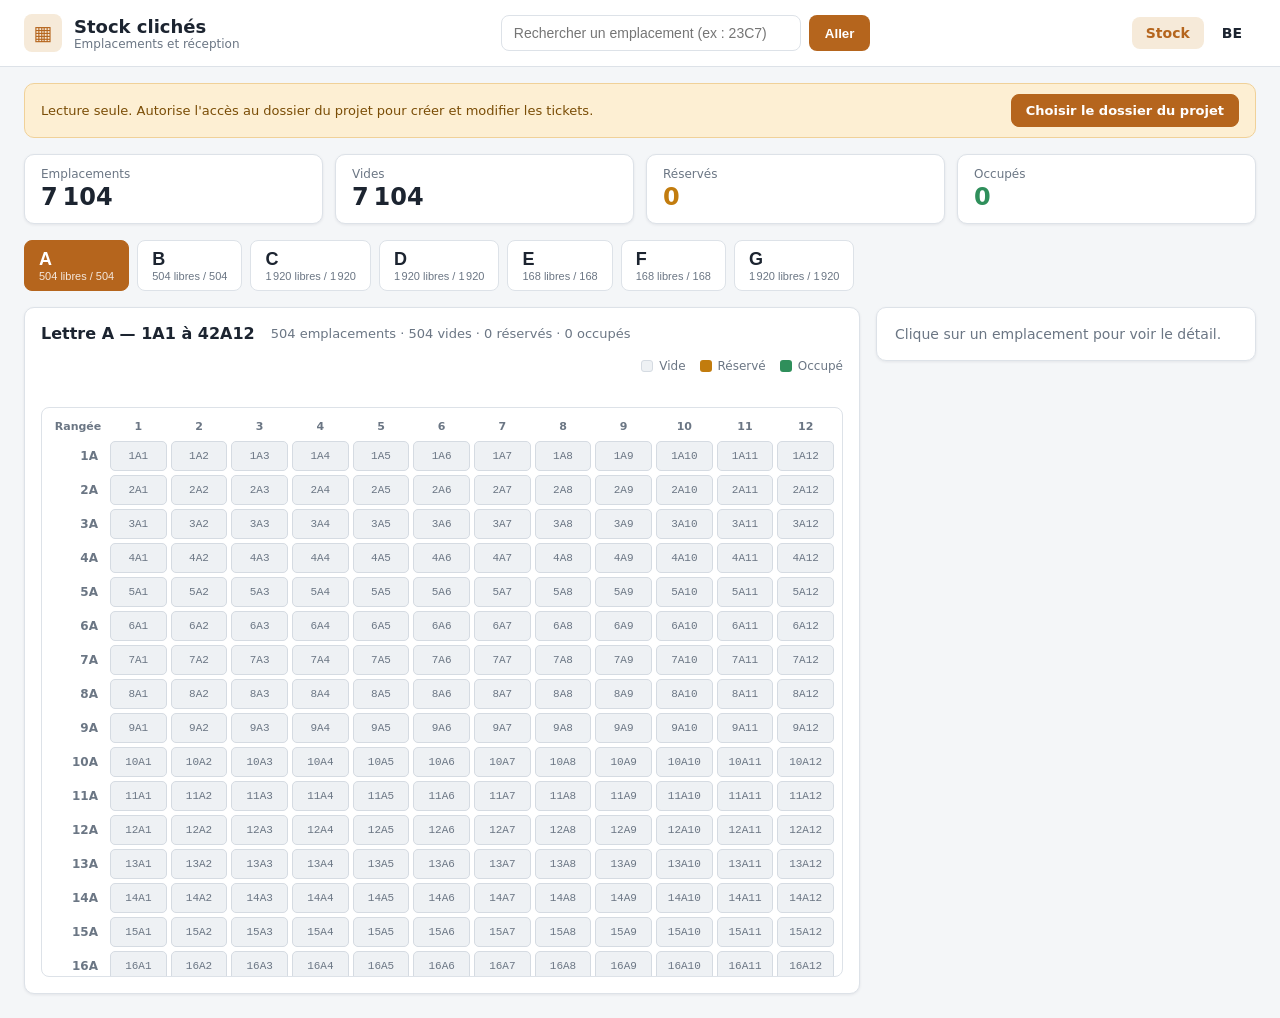
<file: cliche/index.html>
<!DOCTYPE html>
<html lang="fr">
<head>
  <meta charset="UTF-8">
  <meta name="viewport" content="width=device-width, initial-scale=1.0">
  <title>Stock clichés</title>
  <link rel="stylesheet" href="css/style.css">
</head>
<body>
  <header class="topbar">
    <div class="brand">
      <span class="brand-mark">▦</span>
      <div>
        <h1>Stock clichés</h1>
        <p class="subtitle">Emplacements et réception</p>
      </div>
    </div>

    <form class="search" id="search-form" autocomplete="off">
      <input
        type="search"
        id="search-input"
        placeholder="Rechercher un emplacement (ex : 23C7)"
        aria-label="Rechercher un emplacement"
      >
      <button type="submit">Aller</button>
    </form>

    <nav class="nav">
      <a href="index.html" aria-current="page">Stock</a>
      <a href="be.html">BE</a>
    </nav>
  </header>

  <div class="connexion" id="connexion"></div>

  <section class="stats" id="global-stats" aria-label="Compteurs globaux"></section>

  <section class="inbox" id="inbox" aria-label="Tickets à réceptionner"></section>

  <nav class="tabs" id="tabs" role="tablist" aria-label="Lettres"></nav>

  <main class="layout">
    <section class="panel grid-panel">
      <div class="grid-header">
        <h2 id="grid-title">—</h2>
        <div class="letter-stats" id="letter-stats"></div>
        <div class="legend">
          <span><i class="dot dot-empty"></i>Vide</span>
          <span><i class="dot dot-reserve"></i>Réservé</span>
          <span><i class="dot dot-full"></i>Occupé</span>
        </div>
      </div>
      <p class="search-msg" id="search-msg" role="status"></p>
      <div class="grid-scroll" id="grid-scroll">
        <div class="grid" id="grid"></div>
      </div>
    </section>

    <aside class="panel detail" id="detail" aria-live="polite">
      <p class="detail-empty">Clique sur un emplacement pour voir le détail.</p>
    </aside>
  </main>

  <!-- Formulaire de réception -->
  <dialog class="modal" id="modal-reception">
    <form method="dialog" class="modal-body" id="form-reception" novalidate>
      <div class="modal-head">
        <h2 id="reception-titre">Réception</h2>
        <button type="button" class="btn-close" id="btn-fermer" aria-label="Fermer">×</button>
      </div>

      <div class="modal-grid">
        <div>
          <div class="ticket-recap" id="reception-recap"></div>

          <div class="form">
            <label class="field">
              <span>Nom du client</span>
              <input type="text" name="client" required>
            </label>
            <label class="field">
              <span>Nom du fournisseur</span>
              <input type="text" name="fournisseur" required>
            </label>
            <div class="field-row">
              <label class="field">
                <span>Date de réception</span>
                <input type="date" name="dateReception" required>
              </label>
              <label class="field">
                <span>N° du cliché</span>
                <input type="text" name="numeroCliche" required>
              </label>
            </div>
            <div class="field-row">
              <label class="field">
                <span>Signature (nom)</span>
                <input type="text" name="signature" required>
              </label>
              <label class="field">
                <span>Machine</span>
                <select name="machine" required></select>
              </label>
            </div>
          </div>
        </div>

        <div class="modal-preview" id="reception-preview"></div>
      </div>

      <p class="error" id="reception-erreur"></p>

      <div class="modal-actions">
        <button type="button" class="btn" id="btn-annuler-reception">Fermer</button>
        <button type="submit" class="btn btn-primary btn-lg" id="btn-valider">
          Valider la réception et imprimer
        </button>
      </div>
    </form>
  </dialog>

  <script src="vendor/pdf-lib.min.js"></script>
  <script type="module" src="js/main.js"></script>
</body>
</html>
</file>
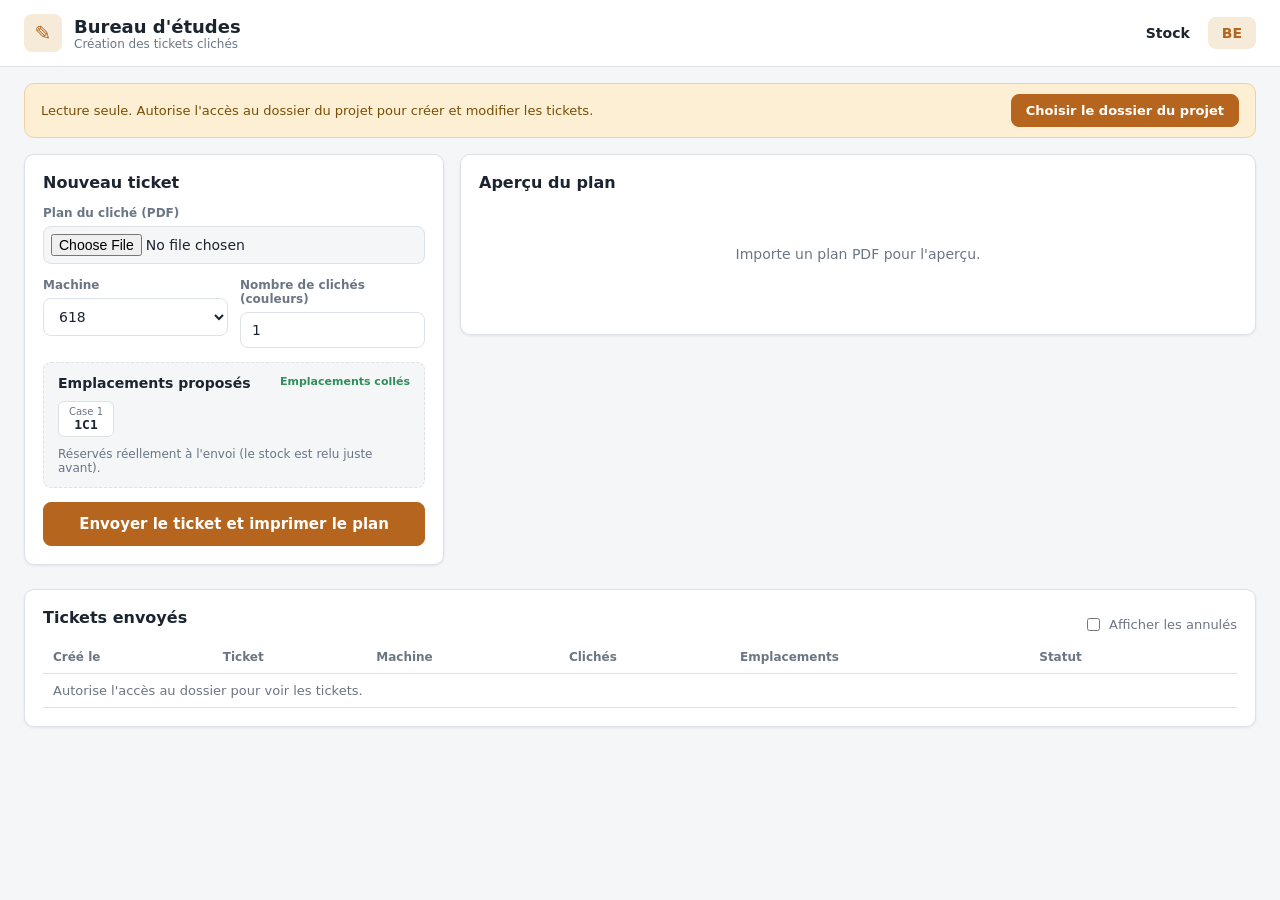
<file: cliche/be.html>
<!DOCTYPE html>
<html lang="fr">
<head>
  <meta charset="UTF-8">
  <meta name="viewport" content="width=device-width, initial-scale=1.0">
  <title>Tickets BE</title>
  <link rel="stylesheet" href="css/style.css">
</head>
<body>
  <header class="topbar">
    <div class="brand">
      <span class="brand-mark">✎</span>
      <div>
        <h1>Bureau d'études</h1>
        <p class="subtitle">Création des tickets clichés</p>
      </div>
    </div>
    <nav class="nav">
      <a href="index.html">Stock</a>
      <a href="be.html" aria-current="page">BE</a>
    </nav>
  </header>

  <div class="connexion" id="connexion"></div>

  <main class="layout layout-be">
    <section class="panel form-panel">
      <h2>Nouveau ticket</h2>
      <form id="form-ticket" class="form" novalidate>
        <label class="field">
          <span>Plan du cliché (PDF)</span>
          <input type="file" id="plan" accept="application/pdf,.pdf" required>
        </label>

        <div class="field-row">
          <label class="field">
            <span>Machine</span>
            <select id="machine" required></select>
          </label>
          <label class="field">
            <span>Nombre de clichés (couleurs)</span>
            <input type="number" id="nb" min="1" max="8" value="1" required>
          </label>
        </div>

        <div class="proposition" id="proposition"></div>

        <button type="submit" class="btn btn-primary btn-lg" id="btn-envoyer">
          Envoyer le ticket et imprimer le plan
        </button>
      </form>
    </section>

    <section class="panel preview-panel">
      <div class="preview-head">
        <h2 id="preview-titre">Aperçu du plan</h2>
      </div>
      <div class="preview" id="preview">
        <p class="muted">Importe un plan PDF pour l'aperçu.</p>
      </div>
    </section>
  </main>

  <section class="panel tickets-panel">
    <div class="tickets-head">
      <h2>Tickets envoyés</h2>
      <label class="check">
        <input type="checkbox" id="voir-annules"> Afficher les annulés
      </label>
    </div>
    <div class="table-scroll">
      <table class="table">
        <thead>
          <tr>
            <th>Créé le</th>
            <th>Ticket</th>
            <th>Machine</th>
            <th>Clichés</th>
            <th>Emplacements</th>
            <th>Statut</th>
            <th></th>
          </tr>
        </thead>
        <tbody id="liste-tickets"></tbody>
      </table>
    </div>
  </section>

  <script src="vendor/pdf-lib.min.js"></script>
  <script type="module" src="js/be.js"></script>
</body>
</html>
</file>
<file: cliche/css/style.css>
:root {
  --bg: #f4f6f8;
  --surface: #ffffff;
  --border: #dde2e8;
  --text: #1c2430;
  --muted: #6b7684;
  --accent: #b5651d;        /* carton */
  --accent-soft: #f6ead9;
  --empty: #eef1f4;
  --empty-border: #d5dbe2;
  --full: #2f8f5b;
  --full-soft: #d9f0e3;
  --highlight: #e0a100;
  --reserve: #c27c0e;
  --reserve-soft: #fdefd3;
  --danger: #c0392b;
  --radius: 10px;
  --shadow: 0 1px 3px rgba(20, 30, 45, 0.08);
  font-family: system-ui, -apple-system, "Segoe UI", Roboto, sans-serif;
}

* { box-sizing: border-box; }

body {
  margin: 0;
  background: var(--bg);
  color: var(--text);
  font-size: 14px;
}

/* ---------- Topbar ---------- */
.topbar {
  display: flex;
  align-items: center;
  justify-content: space-between;
  gap: 16px;
  flex-wrap: wrap;
  padding: 14px 24px;
  background: var(--surface);
  border-bottom: 1px solid var(--border);
}

.brand { display: flex; align-items: center; gap: 12px; }
.brand-mark {
  display: grid;
  place-items: center;
  width: 38px;
  height: 38px;
  border-radius: 8px;
  background: var(--accent-soft);
  color: var(--accent);
  font-size: 20px;
}
.brand h1 { margin: 0; font-size: 18px; }
.subtitle { margin: 0; color: var(--muted); font-size: 12px; }

.search { display: flex; gap: 8px; }
.search input {
  width: 300px;
  max-width: 60vw;
  padding: 9px 12px;
  border: 1px solid var(--border);
  border-radius: 8px;
  font-size: 14px;
  text-transform: uppercase;
}
.search input::placeholder { text-transform: none; }
.search input:focus { outline: 2px solid var(--accent); outline-offset: -1px; }
.search button {
  padding: 9px 16px;
  border: 0;
  border-radius: 8px;
  background: var(--accent);
  color: #fff;
  font-weight: 600;
  cursor: pointer;
}
.search button:hover { filter: brightness(1.08); }

/* ---------- Stats ---------- */
.stats {
  display: grid;
  grid-template-columns: repeat(4, minmax(0, 1fr));
  gap: 12px;
  padding: 16px 24px 0;
}
.stat {
  background: var(--surface);
  border: 1px solid var(--border);
  border-radius: var(--radius);
  padding: 12px 16px;
  box-shadow: var(--shadow);
}
.stat-label { color: var(--muted); font-size: 12px; }
.stat-value { font-size: 24px; font-weight: 700; margin-top: 2px; }
.stat.full .stat-value { color: var(--full); }

/* ---------- Tabs ---------- */
.tabs {
  display: flex;
  gap: 8px;
  padding: 16px 24px 0;
  overflow-x: auto;
}
.tab {
  display: flex;
  flex-direction: column;
  align-items: flex-start;
  min-width: 92px;
  padding: 8px 14px;
  border: 1px solid var(--border);
  border-radius: 8px;
  background: var(--surface);
  color: var(--text);
  cursor: pointer;
  text-align: left;
}
.tab-letter { font-size: 18px; font-weight: 700; }
.tab-count { font-size: 11px; color: var(--muted); }
.tab:hover { border-color: var(--accent); }
.tab[aria-selected="true"] {
  background: var(--accent);
  border-color: var(--accent);
  color: #fff;
}
.tab[aria-selected="true"] .tab-count { color: rgba(255, 255, 255, 0.85); }

/* ---------- Layout ---------- */
.layout {
  display: grid;
  grid-template-columns: minmax(0, 1fr) 380px;
  gap: 16px;
  padding: 16px 24px 24px;
  align-items: start;
}
.panel {
  background: var(--surface);
  border: 1px solid var(--border);
  border-radius: var(--radius);
  box-shadow: var(--shadow);
}

/* ---------- Grid ---------- */
.grid-panel { padding: 16px; min-width: 0; }
.grid-header {
  display: flex;
  align-items: center;
  gap: 16px;
  flex-wrap: wrap;
  margin-bottom: 8px;
}
.grid-header h2 { margin: 0; font-size: 16px; }
.letter-stats { color: var(--muted); font-size: 13px; }
.legend { margin-left: auto; display: flex; gap: 14px; color: var(--muted); font-size: 12px; }
.legend span { display: flex; align-items: center; gap: 6px; }
.dot { width: 12px; height: 12px; border-radius: 3px; display: inline-block; }
.dot-empty { background: var(--empty); border: 1px solid var(--empty-border); }
.dot-full { background: var(--full); }

.search-msg { margin: 0 0 8px; min-height: 18px; font-size: 13px; }
.search-msg.error { color: #c0392b; }
.search-msg.ok { color: var(--full); }

.grid-scroll {
  max-height: calc(100vh - 330px);
  min-height: 300px;
  overflow: auto;
  border: 1px solid var(--border);
  border-radius: 8px;
}
.grid {
  display: grid;
  grid-template-columns: 56px repeat(12, minmax(54px, 1fr));
  gap: 4px;
  padding: 8px;
  min-width: max-content;
}
.grid-head {
  position: sticky;
  top: 0;
  z-index: 2;
  background: var(--surface);
  padding: 4px 0;
  color: var(--muted);
  font-size: 11px;
  font-weight: 600;
  text-align: center;
}
.row-label {
  position: sticky;
  left: 0;
  z-index: 1;
  display: flex;
  align-items: center;
  justify-content: flex-end;
  padding-right: 8px;
  background: var(--surface);
  color: var(--muted);
  font-weight: 600;
  font-size: 12px;
}
.grid-head.corner { left: 0; z-index: 3; }

.cell {
  height: 30px;
  border: 1px solid var(--empty-border);
  border-radius: 5px;
  background: var(--empty);
  color: var(--muted);
  font-size: 11px;
  font-family: ui-monospace, SFMono-Regular, Menlo, monospace;
  cursor: pointer;
  padding: 0;
}
.cell:hover { border-color: var(--accent); color: var(--text); }
.cell.full {
  background: var(--full-soft);
  border-color: var(--full);
  color: var(--full);
  font-weight: 600;
}
.cell.selected {
  outline: 2px solid var(--accent);
  outline-offset: 1px;
  color: var(--text);
}
.cell.flash { animation: flash 1.4s ease-out 1; }
@keyframes flash {
  0%, 40% { background: var(--highlight); color: #fff; border-color: var(--highlight); }
  100% { }
}

/* ---------- Detail ---------- */
.detail { padding: 18px; position: sticky; top: 16px; }
.detail-empty { margin: 0; color: var(--muted); }
.detail h3 {
  margin: 0 0 4px;
  font-size: 26px;
  font-family: ui-monospace, SFMono-Regular, Menlo, monospace;
}
.badge {
  display: inline-block;
  padding: 3px 10px;
  border-radius: 999px;
  font-size: 12px;
  font-weight: 600;
  background: var(--empty);
  color: var(--muted);
}
.badge.full { background: var(--full-soft); color: var(--full); }
.detail dl {
  display: grid;
  grid-template-columns: auto 1fr;
  gap: 8px 16px;
  margin: 16px 0 0;
}
.detail dt { color: var(--muted); }
.detail dd { margin: 0; font-weight: 600; }

/* ---------- Loading / error ---------- */
.loading, .fatal { padding: 24px; color: var(--muted); }
.fatal { color: #c0392b; }

/* ---------- Responsive ---------- */
@media (max-width: 900px) {
  .layout { grid-template-columns: 1fr; }
  .detail { position: static; }
  .grid-scroll { max-height: 60vh; }
}
@media (max-width: 600px) {
  .topbar, .stats, .tabs, .layout { padding-left: 16px; padding-right: 16px; }
  .search { width: 100%; }
  .search input { flex: 1; width: auto; max-width: none; }
  .stats { gap: 8px; }
  .stat-value { font-size: 18px; }
}

/* =====================================================================
   Tickets, réception, BE
   ===================================================================== */

.muted { color: var(--muted); }
.small { font-size: 12px; }
.mono { font-family: ui-monospace, SFMono-Regular, Menlo, monospace; }
.error { color: var(--danger); margin: 0; }

/* ---------- Navigation ---------- */
.nav { display: flex; gap: 4px; }
.nav a {
  padding: 8px 14px;
  border-radius: 8px;
  color: var(--text);
  text-decoration: none;
  font-weight: 600;
}
.nav a:hover { background: var(--bg); }
.nav a[aria-current="page"] { background: var(--accent-soft); color: var(--accent); }

/* ---------- Boutons ---------- */
.btn {
  padding: 8px 14px;
  border: 1px solid var(--border);
  border-radius: 8px;
  background: var(--surface);
  color: var(--text);
  font: inherit;
  font-weight: 600;
  cursor: pointer;
}
.btn:hover { border-color: var(--accent); }
.btn:disabled { opacity: 0.6; cursor: progress; }
.btn-primary { background: var(--accent); border-color: var(--accent); color: #fff; }
.btn-primary:hover { filter: brightness(1.08); }
.btn-danger { color: var(--danger); }
.btn-danger:hover { border-color: var(--danger); background: #fdecea; }
.btn-sm { padding: 5px 10px; font-size: 12px; }
.btn-lg { padding: 12px 18px; font-size: 15px; }

/* ---------- Bandeau connexion ---------- */
.connexion {
  display: flex;
  align-items: center;
  justify-content: space-between;
  gap: 12px;
  flex-wrap: wrap;
  margin: 16px 24px 0;
  padding: 10px 16px;
  border-radius: var(--radius);
  font-size: 13px;
}
.connexion:empty { display: none; }
.connexion.ok { background: var(--full-soft); color: var(--full); }
.connexion.attente { background: var(--reserve-soft); color: #7a4d06; border: 1px solid #f0d199; }
.connexion.erreur { background: #fdecea; color: var(--danger); }

/* ---------- Statuts ---------- */
.stat.reserve .stat-value { color: var(--reserve); }
.dot-reserve { background: var(--reserve); }
.cell.reserve {
  background: var(--reserve-soft);
  border-color: var(--reserve);
  color: var(--reserve);
  font-weight: 600;
}
.badge.reserve, .badge.envoye { background: var(--reserve-soft); color: var(--reserve); }
.badge.recu { background: var(--full-soft); color: var(--full); }
.badge.annule { background: #fdecea; color: var(--danger); }

/* ---------- Pastilles emplacements ---------- */
.chips { display: flex; flex-wrap: wrap; gap: 6px; margin: 10px 0; }
.chip {
  display: inline-flex;
  flex-direction: column;
  align-items: center;
  padding: 4px 10px;
  border: 1px solid var(--border);
  border-radius: 6px;
  background: var(--surface);
  font: 600 13px ui-monospace, SFMono-Regular, Menlo, monospace;
  color: var(--text);
}
.chip small { font: 500 10px system-ui, sans-serif; color: var(--muted); }
.chip-link { cursor: pointer; }
.chip-link:hover { border-color: var(--accent); color: var(--accent); }
.chip.current { background: var(--accent); border-color: var(--accent); color: #fff; }

/* ---------- Tickets à réceptionner ---------- */
.inbox { padding: 16px 24px 0; }
.inbox h2 { margin: 0 0 10px; font-size: 16px; display: flex; align-items: center; gap: 8px; }
.count {
  background: var(--reserve);
  color: #fff;
  border-radius: 999px;
  padding: 1px 9px;
  font-size: 12px;
}
.inbox-list {
  display: grid;
  grid-template-columns: repeat(auto-fill, minmax(260px, 1fr));
  gap: 12px;
}
.ticket-card {
  background: var(--surface);
  border: 1px solid var(--border);
  border-left: 4px solid var(--reserve);
  border-radius: var(--radius);
  padding: 12px 14px;
  box-shadow: var(--shadow);
  display: flex;
  flex-direction: column;
  gap: 4px;
}
.ticket-card-head { display: flex; justify-content: space-between; align-items: center; gap: 8px; font-weight: 600; }
.ticket-card .chips { margin: 6px 0; }
.ticket-card .btn { align-self: flex-start; }

/* ---------- Détail ---------- */
.detail h4 {
  margin: 18px 0 0;
  padding-top: 14px;
  border-top: 1px solid var(--border);
  font-size: 13px;
  text-transform: uppercase;
  letter-spacing: 0.04em;
  color: var(--muted);
}
.detail { max-height: calc(100vh - 32px); overflow: auto; }
.detail-preview { margin-top: 10px; }
.detail-preview iframe {
  width: 100%;
  height: 300px;
  border: 1px solid var(--border);
  border-radius: 8px;
  background: var(--bg);
}
.detail-actions { display: flex; flex-wrap: wrap; gap: 6px; margin-top: 10px; }

/* ---------- Formulaires ---------- */
.form { display: flex; flex-direction: column; gap: 14px; }
.field { display: flex; flex-direction: column; gap: 6px; flex: 1; min-width: 0; }
.field > span { font-size: 12px; font-weight: 600; color: var(--muted); }
.field input, .field select {
  padding: 9px 11px;
  border: 1px solid var(--border);
  border-radius: 8px;
  font: inherit;
  background: var(--surface);
  color: var(--text);
}
.field input:focus, .field select:focus { outline: 2px solid var(--accent); outline-offset: -1px; }
.field input[type="file"] { padding: 7px; background: var(--bg); }
.field-row { display: flex; gap: 12px; flex-wrap: wrap; }
.check { display: flex; align-items: center; gap: 6px; font-size: 13px; color: var(--muted); }

/* ---------- Page BE ---------- */
.layout-be { grid-template-columns: minmax(0, 420px) minmax(0, 1fr); }
.form-panel, .preview-panel, .tickets-panel { padding: 18px; }
.form-panel h2, .preview-panel h2, .tickets-panel h2 { margin: 0 0 14px; font-size: 16px; }
.proposition {
  padding: 12px 14px;
  border: 1px dashed var(--border);
  border-radius: 8px;
  background: var(--bg);
}
.proposition:empty { display: none; }
.proposition-head { display: flex; justify-content: space-between; gap: 8px; flex-wrap: wrap; font-weight: 600; }
.proposition p { margin: 0; }
.mode { font-size: 11px; font-weight: 600; color: var(--full); }
.mode.meme-rangee, .mode.disperses { color: var(--reserve); }
.preview iframe, .modal-preview iframe {
  width: 100%;
  height: 520px;
  border: 1px solid var(--border);
  border-radius: 8px;
  background: var(--bg);
}
.preview .muted { padding: 40px 0; text-align: center; }

.tickets-panel { margin: 0 24px 24px; }
.tickets-head { display: flex; justify-content: space-between; align-items: center; gap: 12px; }
.table-scroll { overflow-x: auto; }
.table { width: 100%; border-collapse: collapse; font-size: 13px; }
.table th, .table td { padding: 9px 10px; text-align: left; border-bottom: 1px solid var(--border); vertical-align: middle; }
.table th { font-size: 12px; color: var(--muted); font-weight: 600; }
.table tr.annule td { color: var(--muted); }
.table .actions { display: flex; gap: 6px; flex-wrap: wrap; justify-content: flex-end; }

/* ---------- Modale réception ---------- */
.modal {
  width: min(1000px, calc(100vw - 32px));
  max-height: calc(100vh - 32px);
  padding: 0;
  border: 0;
  border-radius: 14px;
  box-shadow: 0 20px 60px rgba(20, 30, 45, 0.25);
  color: var(--text);
  background: var(--surface);
}
.modal::backdrop { background: rgba(20, 30, 45, 0.45); }
.modal-body { padding: 20px 22px; display: flex; flex-direction: column; gap: 14px; }
.modal-head { display: flex; justify-content: space-between; align-items: center; }
.modal-head h2 { margin: 0; font-size: 18px; }
.btn-close { border: 0; background: none; font-size: 26px; line-height: 1; cursor: pointer; color: var(--muted); }
.modal-grid { display: grid; grid-template-columns: minmax(0, 1fr) minmax(0, 1fr); gap: 20px; }
.modal-preview iframe { height: 440px; }
.ticket-recap { margin-bottom: 14px; }
.ticket-recap dl, .detail dl { display: grid; grid-template-columns: auto 1fr; gap: 6px 16px; margin: 12px 0 0; }
.ticket-recap dt { color: var(--muted); }
.ticket-recap dd { margin: 0; font-weight: 600; }
.modal-actions { display: flex; justify-content: flex-end; gap: 10px; }

/* ---------- Toasts ---------- */
.toasts {
  position: fixed;
  right: 16px;
  bottom: 16px;
  display: flex;
  flex-direction: column;
  gap: 8px;
  z-index: 100;
  max-width: min(420px, calc(100vw - 32px));
}
.toast {
  padding: 12px 16px;
  border-radius: 10px;
  background: var(--text);
  color: #fff;
  box-shadow: 0 6px 20px rgba(0, 0, 0, 0.18);
  font-size: 13px;
}
.toast.ok { background: var(--full); }
.toast.error { background: var(--danger); }

.print-frame { position: fixed; width: 0; height: 0; border: 0; visibility: hidden; }

@media (max-width: 900px) {
  .layout-be, .modal-grid { grid-template-columns: 1fr; }
  .preview iframe { height: 420px; }
  .stats { grid-template-columns: repeat(2, minmax(0, 1fr)); }
}
@media (max-width: 600px) {
  .connexion { margin-left: 16px; margin-right: 16px; }
  .inbox { padding-left: 16px; padding-right: 16px; }
  .tickets-panel { margin-left: 16px; margin-right: 16px; }
}
</file>
